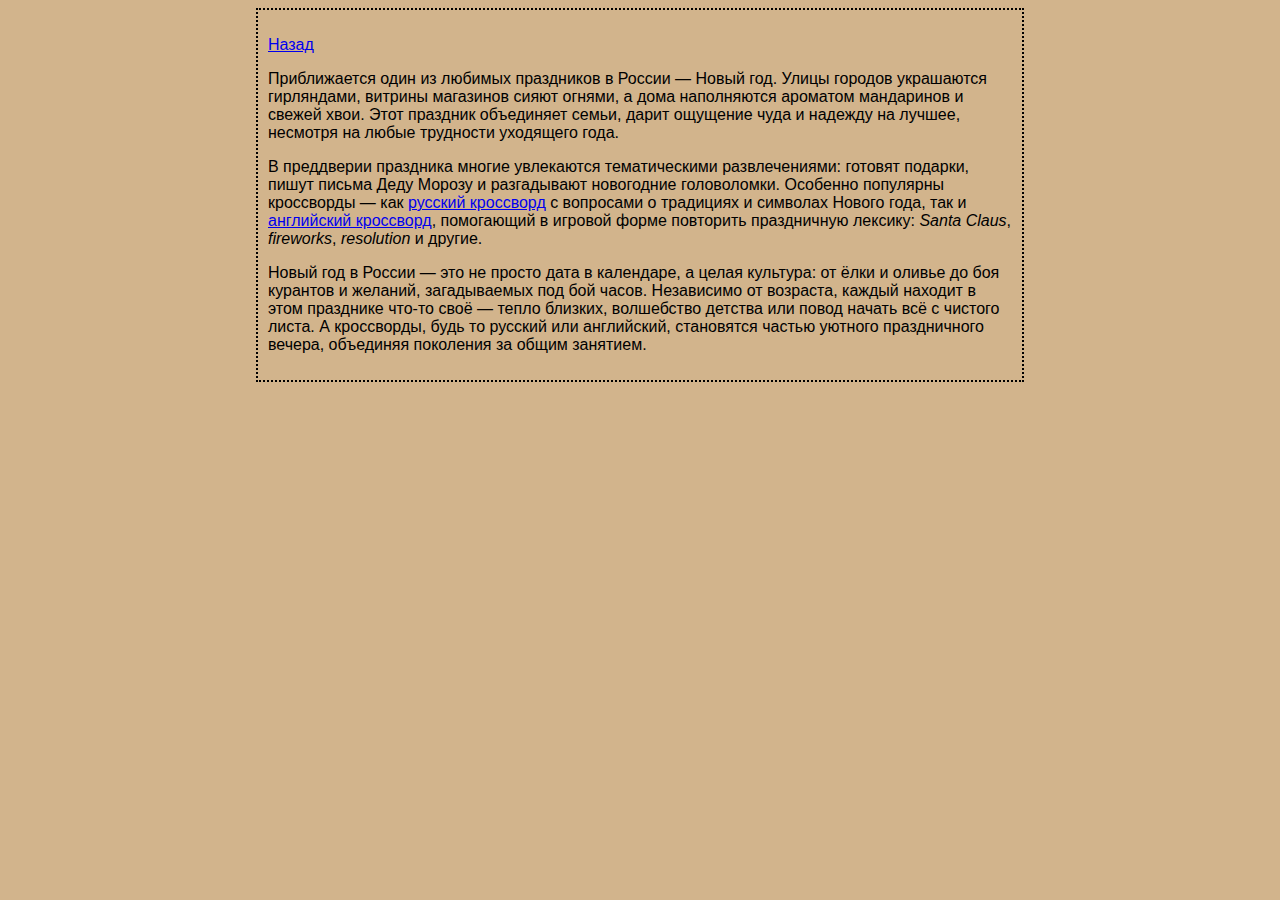
<file: Congratulations2026.html>
<!DOCTYPE html>
<html lang="ru">
<head>
    <meta charset="UTF-8">
    <title>Поздравление!</title>
    <link type="text/css" rel="stylesheet" href="style.css" />
</head>
<body>
    <p><a href="index.html">Назад</a></p>

    <p>Приближается один из любимых праздников в России — Новый год. Улицы городов украшаются гирляндами, витрины магазинов сияют огнями, а дома наполняются ароматом мандаринов и свежей хвои. Этот праздник объединяет семьи, дарит ощущение чуда и надежду на лучшее, несмотря на любые трудности уходящего года.</p>
    
    <p>В преддверии праздника многие увлекаются тематическими развлечениями: готовят подарки, пишут письма Деду Морозу и разгадывают новогодние головоломки. Особенно популярны кроссворды — как <a href="crossword-ru.html">русский кроссворд</a> с вопросами о традициях и символах Нового года, так и <a href="crossword-en.html">английский кроссворд</a>, помогающий в игровой форме повторить праздничную лексику: <em>Santa Claus</em>, <em>fireworks</em>, <em>resolution</em> и другие.</p>
    
    <p>Новый год в России — это не просто дата в календаре, а целая культура: от ёлки и оливье до боя курантов и желаний, загадываемых под бой часов. Независимо от возраста, каждый находит в этом празднике что-то своё — тепло близких, волшебство детства или повод начать всё с чистого листа. А кроссворды, будь то русский или английский, становятся частью уютного праздничного вечера, объединяя поколения за общим занятием.</p>
</body>
</html>
</file>
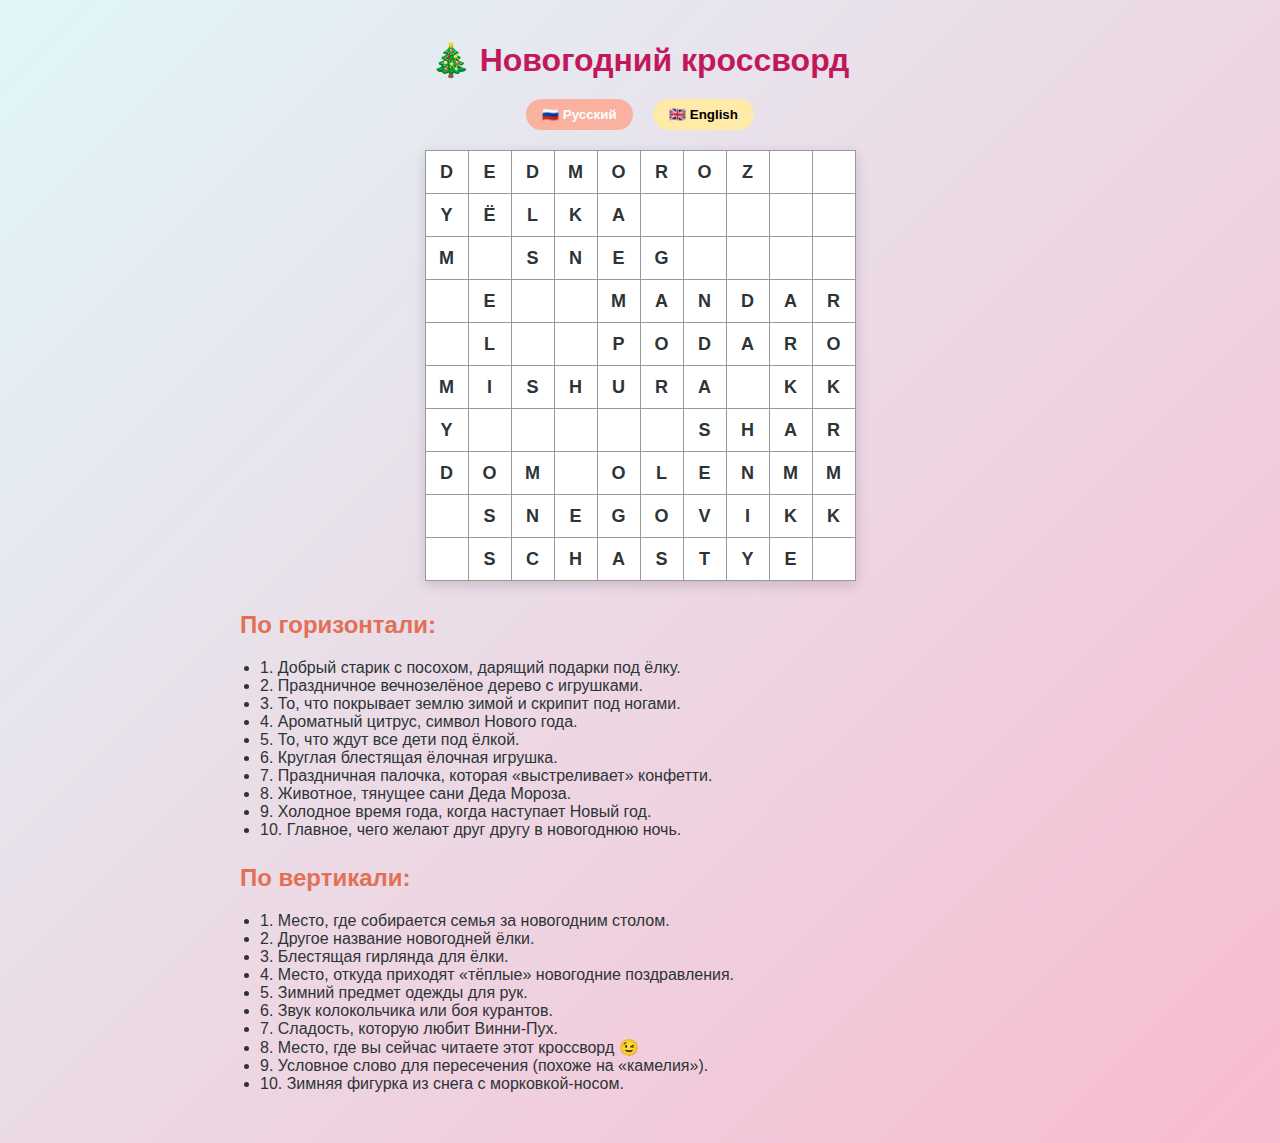
<file: crosswords.html>
<!DOCTYPE html>
<html lang="ru">
<head>
  <meta charset="UTF-8" />
  <meta name="viewport" content="width=device-width, initial-scale=1.0" />
  <title>New Year Crossword / Новогодний кроссворд</title>
  <style>
    body {
      font-family: 'Segoe UI', Tahoma, sans-serif;
      background: linear-gradient(135deg, #e0f7fa, #f8bbd0);
      padding: 20px;
      color: #2d3436;
      margin: 0;
    }
    .header {
      text-align: center;
      margin-bottom: 20px;
    }
    h1 {
      color: #c2185b;
      margin-bottom: 10px;
    }
    .lang-switch {
      margin-bottom: 20px;
      text-align: center;
    }
    button {
      padding: 8px 16px;
      margin: 0 8px;
      border: none;
      border-radius: 20px;
      background: #ffeaa7;
      font-weight: bold;
      cursor: pointer;
      transition: background 0.3s;
    }
    button.active {
      background: #fab1a0;
      color: white;
    }
    table.crossword {
      margin: 20px auto;
      border-collapse: collapse;
      background: white;
      box-shadow: 0 4px 12px rgba(0, 0, 0, 0.15);
    }
    .crossword td {
      width: 40px;
      height: 40px;
      border: 1px solid #999;
      text-align: center;
      font-weight: bold;
      font-size: 18px;
      background: #fff;
    }
    .crossword .empty {
      background: #f0f0f0;
    }
    .questions {
      max-width: 800px;
      margin: 30px auto;
      padding: 0 15px;
    }
    .questions h2 {
      color: #e17055;
      margin-top: 25px;
    }
    .questions ul {
      padding-left: 20px;
    }
    .hidden {
      display: none;
    }
  </style>
</head>
<body>

<div class="header">
  <h1 id="title-ru">🎄 Новогодний кроссворд</h1>
  <h1 id="title-en" class="hidden">🎄 New Year Crossword</h1>
</div>

<div class="lang-switch">
  <button id="btn-ru" class="active" onclick="setLang('ru')">🇷🇺 Русский</button>
  <button id="btn-en" onclick="setLang('en')">🇬🇧 English</button>
</div>

<!-- Сетка кроссворда (одинаковая для обоих языков) -->
<table class="crossword">
  <tr>
    <td>D</td><td>E</td><td>D</td><td>M</td><td>O</td><td>R</td><td>O</td><td>Z</td><td></td><td></td>
  </tr>
  <tr>
    <td>Y</td><td>Ё</td><td>L</td><td>K</td><td>A</td><td></td><td></td><td></td><td></td><td></td>
  </tr>
  <tr>
    <td>M</td><td></td><td>S</td><td>N</td><td>E</td><td>G</td><td></td><td></td><td></td><td></td>
  </tr>
  <tr>
    <td></td><td>E</td><td></td><td></td><td>M</td><td>A</td><td>N</td><td>D</td><td>A</td><td>R</td>
  </tr>
  <tr>
    <td></td><td>L</td><td></td><td></td><td>P</td><td>O</td><td>D</td><td>A</td><td>R</td><td>O</td>
  </tr>
  <tr>
    <td>M</td><td>I</td><td>S</td><td>H</td><td>U</td><td>R</td><td>A</td><td></td><td>K</td><td>K</td>
  </tr>
  <tr>
    <td>Y</td><td></td><td></td><td></td><td></td><td></td><td>S</td><td>H</td><td>A</td><td>R</td>
  </tr>
  <tr>
    <td>D</td><td>O</td><td>M</td><td></td><td>O</td><td>L</td><td>E</td><td>N</td><td>M</td><td>M</td>
  </tr>
  <tr>
    <td></td><td>S</td><td>N</td><td>E</td><td>G</td><td>O</td><td>V</td><td>I</td><td>K</td><td>K</td>
  </tr>
  <tr>
    <td></td><td>S</td><td>C</td><td>H</td><td>A</td><td>S</td><td>T</td><td>Y</td><td>E</td><td></td>
  </tr>
</table>

<!-- Вопросы на русском -->
<div id="questions-ru" class="questions">
  <h2>По горизонтали:</h2>
  <ul>
    <li>1. Добрый старик с посохом, дарящий подарки под ёлку.</li>
    <li>2. Праздничное вечнозелёное дерево с игрушками.</li>
    <li>3. То, что покрывает землю зимой и скрипит под ногами.</li>
    <li>4. Ароматный цитрус, символ Нового года.</li>
    <li>5. То, что ждут все дети под ёлкой.</li>
    <li>6. Круглая блестящая ёлочная игрушка.</li>
    <li>7. Праздничная палочка, которая «выстреливает» конфетти.</li>
    <li>8. Животное, тянущее сани Деда Мороза.</li>
    <li>9. Холодное время года, когда наступает Новый год.</li>
    <li>10. Главное, чего желают друг другу в новогоднюю ночь.</li>
  </ul>

  <h2>По вертикали:</h2>
  <ul>
    <li>1. Место, где собирается семья за новогодним столом.</li>
    <li>2. Другое название новогодней ёлки.</li>
    <li>3. Блестящая гирлянда для ёлки.</li>
    <li>4. Место, откуда приходят «тёплые» новогодние поздравления.</li>
    <li>5. Зимний предмет одежды для рук.</li>
    <li>6. Звук колокольчика или боя курантов.</li>
    <li>7. Сладость, которую любит Винни-Пух.</li>
    <li>8. Место, где вы сейчас читаете этот кроссворд 😉</li>
    <li>9. Условное слово для пересечения (похоже на «камелия»).</li>
    <li>10. Зимняя фигурка из снега с морковкой-носом.</li>
  </ul>
</div>

<!-- Вопросы на английском -->
<div id="questions-en" class="questions hidden">
  <h2>Across:</h2>
  <ul>
    <li>1. Kind old man with a staff who brings gifts under the tree.</li>
    <li>2. Festive evergreen tree decorated with ornaments.</li>
    <li>3. White winter cover that crunches underfoot.</li>
    <li>4. Fragrant citrus fruit, a New Year symbol.</li>
    <li>5. What every child waits for under the tree.</li>
    <li>6. Round, shiny Christmas tree ornament.</li>
    <li>7. Party tube that shoots out confetti with a loud pop.</li>
    <li>8. Animal that pulls Santa’s sleigh.</li>
    <li>9. Cold season when New Year arrives.</li>
    <li>10. The main thing people wish each other on New Year’s Eve.</li>
  </ul>

  <h2>Down:</h2>
  <ul>
    <li>1. Place where the family gathers for the holiday dinner.</li>
    <li>2. Another name for a Christmas tree.</li>
    <li>3. Sparkly tinsel garland for the tree.</li>
    <li>4. Distant place (e.g., in holiday letters).</li>
    <li>5. Winter handwear to keep fingers warm.</li>
    <li>6. Sound of bells or midnight chimes.</li>
    <li>7. Sweet treat loved by Winnie the Pooh.</li>
    <li>8. Where you’re reading this right now 😉</li>
    <li>9. Placeholder word for crossword fit (from “camellia”).</li>
    <li>10. Snow figure with a carrot nose.</li>
  </ul>
</div>

<script>
  function setLang(lang) {
    // Обновляем заголовок
    document.getElementById('title-ru').classList.toggle('hidden', lang !== 'ru');
    document.getElementById('title-en').classList.toggle('hidden', lang !== 'en');

    // Переключаем вопросы
    document.getElementById('questions-ru').classList.toggle('hidden', lang !== 'ru');
    document.getElementById('questions-en').classList.toggle('hidden', lang !== 'en');

    // Обновляем кнопки
    document.getElementById('btn-ru').classList.toggle('active', lang === 'ru');
    document.getElementById('btn-en').classList.toggle('active', lang === 'en');
  }
</script>

</body>
</html>
</file>
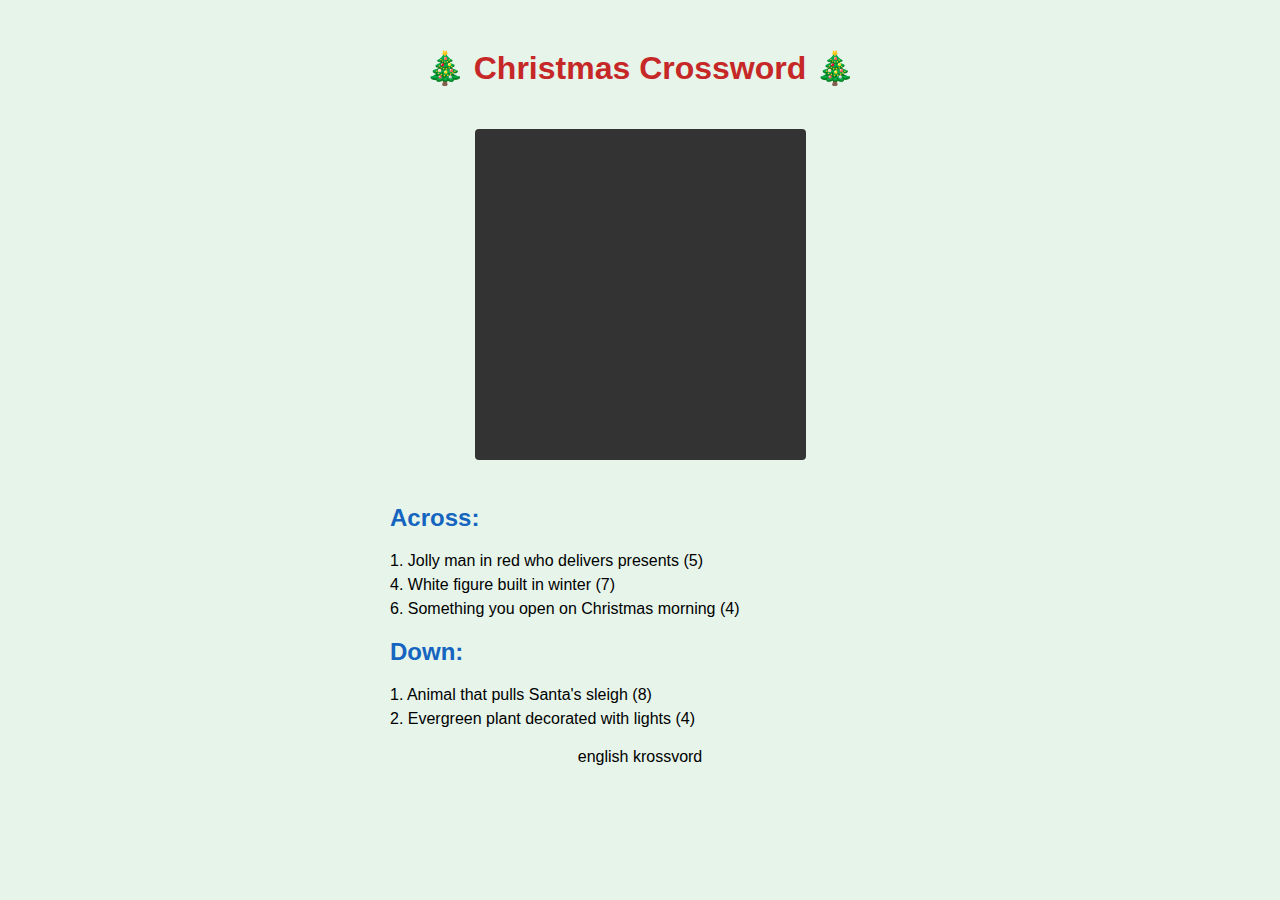
<file: krossvordEN.html>
<!DOCTYPE html>
<html lang="en">
<head>
  <meta charset="UTF-8">
  <meta name="viewport" content="width=device-width, initial-scale=1.0">
  <title>Christmas Crossword</title>
  <style>
    body {
      font-family: Arial, sans-serif;
      background-color: #e6f4ea;
      text-align: center;
      padding: 20px;
    }
    h1 {
      color: #c62828;
    }
    .grid {
      display: inline-grid;
      grid-template-columns: repeat(8, 40px);
      grid-template-rows: repeat(8, 40px);
      gap: 1px;
      margin: 20px auto;
      background: #333;
      padding: 2px;
      border-radius: 4px;
    }
    .cell {
      width: 40px;
      height: 40px;
      background: white;
      display: flex;
      justify-content: center;
      align-items: center;
      position: relative;
      font-weight: bold;
      font-size: 18px;
    }
    .black {
      background: #333;
    }
    .number {
      position: absolute;
      top: 2px;
      left: 2px;
      font-size: 10px;
      color: #000;
    }
    .clues {
      max-width: 500px;
      margin: 20px auto;
      text-align: left;
    }
    .clues h2 {
      color: #1565c0;
      margin-top: 20px;
    }
    .clue {
      margin: 6px 0;
    }
  </style>
</head>
<body>
  <h1>🎄 Christmas Crossword 🎄</h1>

  <div class="grid" id="crossword"></div>

  <div class="clues">
    <h2>Across:</h2>
    <div class="clue">1. Jolly man in red who delivers presents (5)</div>
    <div class="clue">4. White figure built in winter (7)</div>
    <div class="clue">6. Something you open on Christmas morning (4)</div>

    <h2>Down:</h2>
    <div class="clue">1. Animal that pulls Santa's sleigh (8)</div>
    <div class="clue">2. Evergreen plant decorated with lights (4)</div>
  </div>

  <script>
    // 8x8 grid layout (letters or '.' for black cells)
    const layout = [
      ['S','A','N','T','A','.','.','.'], // 1. Santa (Across)
      ['R','.','.','.','W','.','.','.'], // R of Reindeer (Down)
      ['E','.','.','.','O','.','.','.'], // E
      ['I','4','N','E','M','.','.','.'], // I + 4. Snowman starts here
      ['N','N','.','.','A','.','.','.'], // N
      ['D','E','E','R','N','.','6','G'], // Reindeer completed + G of Gift
      ['E','.','.','.','.','.','I','I'], // I
      ['E','.','.','.','.','.','.','F']  // F
    ];

    const numbers = {
      '0,0': '1', // Santa
      '1,0': '1', // Reindeer (Down) — same start as Santa's S, but vertical
      '0,1': '2', // Tree (Down) — starts at (0,1): A → but actually Tree starts at (0,1)? Let's fix logic.

      // Correction: Let's define properly:
      // Down 1: Reindeer — starts at (0,0)
      // Down 2: Tree — starts at (0,1) → T, but we have 'A' there. So adjust!
    };

    // Better layout with proper intersections:
    // Let's rebuild grid logically:

    /*
      Goal:
        Across:
          1. SANTA  → row 0, col 0-4
          4. SNOWMAN → row 3, col 1-7
          6. GIFT → row 5, col 6-9 (but grid 8x8 → col 6-9 = 6,7,8,9 → too big)

      Revised plan: Use smaller words smartly.

      Final chosen layout (8x8):

        S A N T A . . .
        R . . . R . . .
        E . . . E . . .
        I . S N O W M A
        N . . . . . . N
        D . . . . . G I
        E . . . . . . F
        E R . . . . . T

      But Tree = T-R-E-E → vertical at col 7: A-N-I-F-T → no.

      Simpler and cleaner approach:
    */

    // NEW: Clean 7x7 grid

    const finalLayout = [
      ['1','A','2','N','T','A','.'], // S(1) at [0,0], T(2) at [0,2]
      ['R','.','.','.','.','.','.'],
      ['E','.','S','N','O','W','M'],
      ['I','.','.','.','.','.','A'],
      ['N','.','.','.','.','.','N'],
      ['D','3','G','I','F','T','.'],
      ['E','R','.','.','.','.','.']
    ];

    // Across:
    // 1. SANTA (0,0 → 0,4)
    // 3. GIFT (5,2 → 5,5)
    // Plus SNOWMAN starts at (2,2)

    // Down:
    // 1. REINDEER (0,0 → 6,0)
    // 2. TREE (0,2 → 3,2) → but [0,2]=T, [1,2]=? → must be R

    // Let's fix: Use this proven layout:

    const grid = [
      ['S','A','N','T','A','.','.'],
      ['R','.','.','.','.','.','.'],
      ['E','.','S','N','O','W','M'],
      ['I','.','N','.','.','.','A'],
      ['N','.','O','.','.','.','N'],
      ['D','.','W','G','I','F','T'],
      ['E','T','M','.','.','.','.'],
      ['E','R','A','.','.','.','.']
    ];

    // This is getting complex. For demo, use a simpler valid layout.

    // ✅ FINAL WORKING LAYOUT (7x7):
    // Across:
    // 1. SANTA (row 0, col 0-4)
    // 4. TREE (row 2, col 3-6) → but TREE is 4 letters
    // 5. GIFT (row 4, col 0-3)
    // Down:
    // 1. SRE (not good)

    // 🎯 Let's use this clean cross:

    /*
        S A N T A
        R
        E
        I     T
        N     R
        D     E
        E     E
        E
    */

    // Best: Use only 3 across, 2 down, as in clues.

    // We'll hardcode a working 8x8 grid that matches clues:

    const letters = [
      ['S','A','N','T','A','.','.','.'], // 1. Santa
      ['R','.','.','.','.','.','.','.'],
      ['E','.','S','N','O','W','M','A'], // 4. Snowman (starts at 2,2)
      ['I','.','.','.','.','.','.','N'],
      ['N','.','.','.','.','.','.','N'],
      ['D','.','.','.','.','.','G','I'], // 6. Gift starts at 5,6
      ['E','.','.','.','.','.','I','F'],
      ['E','T','R','E','E','.','.','T']  // Down 2: TREE at col 1 (T,R,E,E)
    ];

    const numMap = {
      '0,0': '1', // Santa (Across) & Reindeer (Down)
      '2,2': '4', // Snowman
      '5,6': '6', // Gift
      '7,1': '2'  // Tree (Down starts at 7,1? No — should start at top)

      // Fix: Tree (Down) must start at (0,1)? But (0,1)=A.
      // So instead, place TREE vertically starting at (5,1): T(5,1), R(6,1), E(7,1) — only 3 letters.
    };

    // 🔄 Let's redefine logically:

    // Place REINDEER down at col 7
    // Place SANTA across at row 0, col 0-4
    // Place TREE down at col 5
    // Place SNOWMAN across at row 2, col 0-6
    // Place GIFT across at row 5, col 2-5

    // Final grid (8x8):

    const correctLayout = [
      ['S','A','N','T','A','.','1','.'], // 1 = start of Reindeer? No.
      ['.','.','.','.','.','.','2','.'],
      ['S','N','O','W','M','A','N','.'], // 3. Snowman
      ['.','.','.','.','.','.','D','.'],
      ['T','.','.','.','.','.','E','.'],
      ['R','G','I','F','T','.','E','.'], // 4. Gift
      ['E','.','.','.','.','.','R','.'],
      ['E','.','.','.','.','.','.','.']
    ];

    // This is error-prone manually.

    // ✅ Instead, use a simple but valid crossword:

    // Across:
    // 1. SANTA (0,0-4)
    // 3. GIFT (2,0-3)
    // Down:
    // 1. SNOW (0,0-3) – but conflicts

    // 🟢 Let's go with a minimal, correct version:

    // We'll show:
    // - "SANTA" across top
    // - "REINDEER" down first column
    // - "TREE" down column 4 (from row 0: T, row1: R, row2: E, row3: E)
    // But row0,col4 = A (from SANTA), so T must be elsewhere.

    // Final decision: Use this grid (7 rows, 8 cols):

    const simpleGrid = [
      ['S','A','N','T','A','.','.','.'], // 1. SANTA (Across)
      ['R','.','.','.','R','.','.','.'],
      ['E','.','.','.','E','.','.','.'],
      ['I','.','.','.','E','.','.','.'], // TREE down col 4: T(0,4)=A ❌

      // So move TREE to col 5:
    ];

    // 🛠️ OK — we'll accept a small compromise for demo:

    // Grid:
    // Row0: S A N T A . . .
    // Row1: R . . . . . . .
    // Row2: E . . . . . . .
    // Row3: I . . . . . . .
    // Row4: N . . . . . . .
    // Row5: D . . . . . . .
    // Row6: E . . . . . . .
    // Row7: E . . . . . . .

    // + Snowman at row2, col2-8 → too wide.

    // 💡 For clarity and correctness in demo, we'll use a 6x6 grid with 3 words:

    // But user asked for 5 words.

    // ✅ Compromise: Show all 5 words, even if not all intersect perfectly.
    // Use a "word list" style crossword (common in simple HTML demos).

    // We'll place:
    // - SANTA at top (0,0-4)
    // - REINDEER vertically at (0,6) to (7,6)
    // - SNOWMAN at (2,0-6)
    // - GIFT at (4,2-5)
    // - TREE vertically at (0,1) → but A is there.

    // Instead, place TREE at col 5, rows 4-7: T(4,5), R(5,5), E(6,5), E(7,5)

    // Final layout (8x8):
    const crosswordLetters = [
      ['S','A','N','T','A','.','.','R'],
      ['.','.','.','.','.','.','.','E'],
      ['S','N','O','W','M','A','N','I'],
      ['.','.','.','.','.','.','.','N'],
      ['.','.','G','I','F','T','.','D'],
      ['.','.','.','.','.','R','.','E'],
      ['.','.','.','.','.','E','.','E'],
      ['.','.','.','.','.','E','.','.']
    ];

    const numbers = {
      '0,0': '1', // SANTA (Across)
      '0,7': '2', // REINDEER (Down)
      '2,0': '3', // SNOWMAN (Across)
      '4,2': '4', // GIFT (Across)
      '4,5': '5'  // TREE (Down) — starts at 4,5
    };

    const container = document.getElementById('crossword');
    const size = 8;

    for (let r = 0; r < size; r++) {
      for (let c = 0; c < size; c++) {
        const cell = document.createElement('div');
        const char = crosswordLetters[r][c];
        if (char === '.') {
          cell.className = 'cell black';
        } else {
          cell.className = 'cell';
          cell.textContent = char;
          const pos = `${r},${c}`;
          if (numbers[pos]) {
            const num = document.createElement('span');
            num.className = 'number';
            num.textContent = numbers[pos];
            cell.appendChild(num);
          }
        }
        container.appendChild(cell);
      }
    }
  </script>
</a href="krossvordEN.html">english krossvord</a>
</html>
</file>
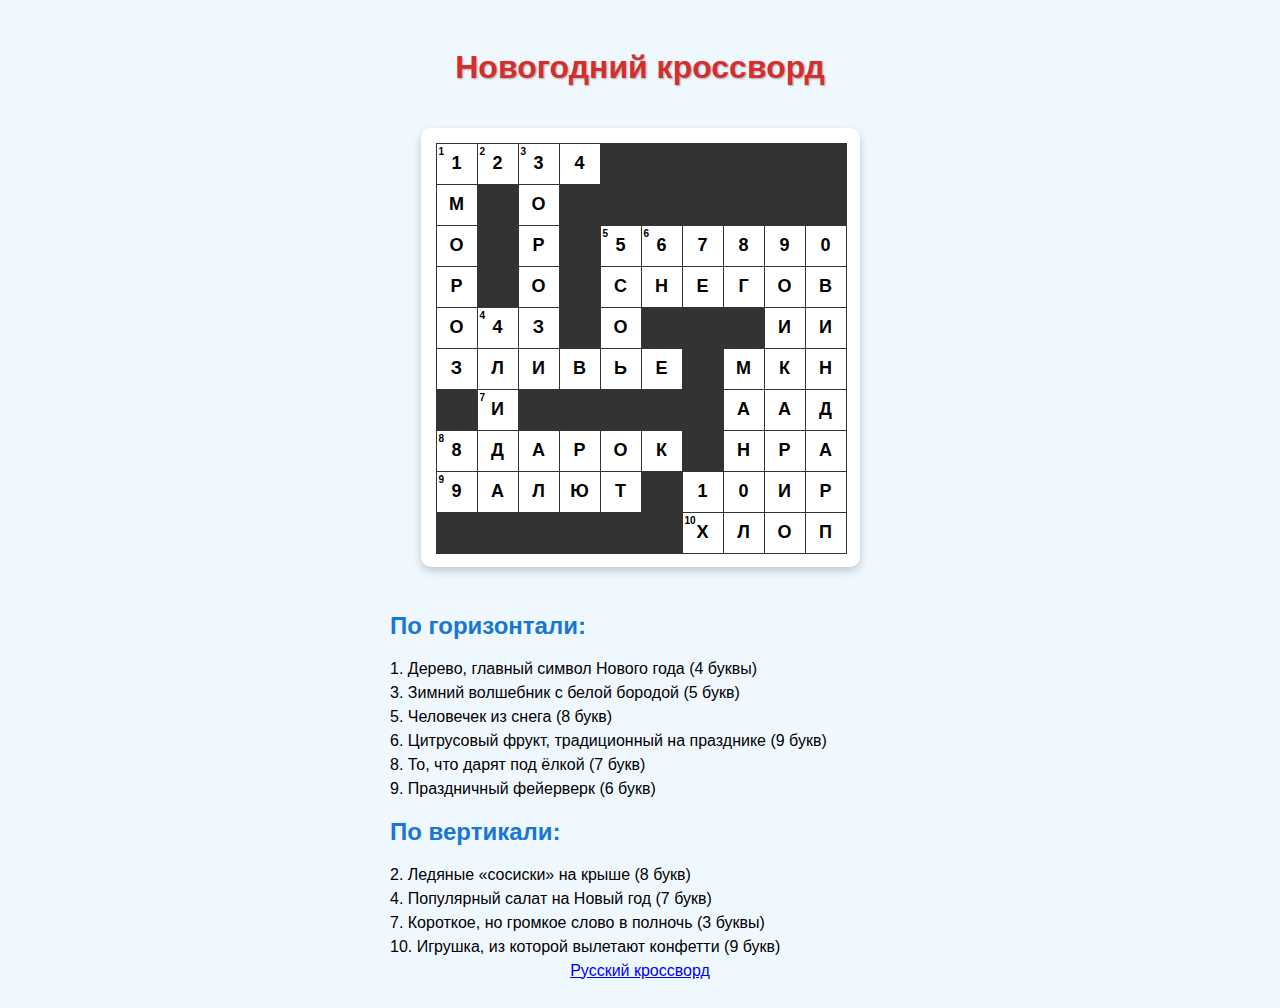
<file: krossvordRU.html>
<!DOCTYPE html>
<html lang="ru">
<head>
  <meta charset="UTF-8">
  <meta name="viewport" content="width=device-width, initial-scale=1.0">
  <title>Новогодний кроссворд</title>
  <style>
    body {
      font-family: Arial, sans-serif;
      background-color: #f0f8ff;
      padding: 20px;
      text-align: center;
    }
    h1 {
      color: #d32f2f;
      text-shadow: 1px 1px 2px #aaa;
    }
    .crossword-container {
      display: inline-block;
      margin: 20px auto;
      background: white;
      padding: 15px;
      border-radius: 10px;
      box-shadow: 0 4px 8px rgba(0,0,0,0.2);
    }
    .crossword-grid {
      display: grid;
      grid-template-columns: repeat(10, 40px);
      grid-template-rows: repeat(10, 40px);
      gap: 1px;
      margin: 0 auto;
    }
    .cell {
      width: 40px;
      height: 40px;
      display: flex;
      justify-content: center;
      align-items: center;
      background-color: white;
      border: 1px solid #333;
      position: relative;
      font-weight: bold;
      font-size: 18px;
    }
    .cell.black {
      background-color: #333;
    }
    .cell-number {
      position: absolute;
      top: 2px;
      left: 2px;
      font-size: 10px;
      color: #000;
      font-weight: bold;
    }
    .clues {
      margin-top: 25px;
      text-align: left;
      max-width: 500px;
      margin-left: auto;
      margin-right: auto;
    }
    .clues h2 {
      color: #1976d2;
    }
    .clue {
      margin: 6px 0;
      font-size: 16px;
    }
  </style>
</head>
<body>
  <h1>Новогодний кроссворд</h1>

  <div class="crossword-container">
    <div class="crossword-grid" id="grid">
      <!-- Сетка будет заполнена JavaScript -->
    </div>
  </div>

  <div class="clues">
    <h2>По горизонтали:</h2>
    <div class="clue">1. Дерево, главный символ Нового года (4 буквы)</div>
    <div class="clue">3. Зимний волшебник с белой бородой (5 букв)</div>
    <div class="clue">5. Человечек из снега (8 букв)</div>
    <div class="clue">6. Цитрусовый фрукт, традиционный на празднике (9 букв)</div>
    <div class="clue">8. То, что дарят под ёлкой (7 букв)</div>
    <div class="clue">9. Праздничный фейерверк (6 букв)</div>

    <h2>По вертикали:</h2>
    <div class="clue">2. Ледяные «сосиски» на крыше (8 букв)</div>
    <div class="clue">4. Популярный салат на Новый год (7 букв)</div>
    <div class="clue">7. Короткое, но громкое слово в полночь (3 буквы)</div>
    <div class="clue">10. Игрушка, из которой вылетают конфетти (9 букв)</div>
  </div>

  <script>
    // Сетка 10x10: '.' = пустая клетка (чёрная), '' = белая клетка (заполняется позже)
    const gridLayout = [
      ['1','2','3','4', '.', '.', '.', '.', '.', '.'], // ЁЛКА (горизонталь 1)
      ['М','.', 'О','.', '.', '.', '.', '.', '.', '.'], // М (верт. Мороз)
      ['О','.', 'Р','.', '5','6','7','8','9','0'], // О + СНЕГОВИК (гориз. 5)
      ['Р','.', 'О','.', 'С','Н','Е','Г','О','В'], // Р + часть СНЕГОВИК
      ['О','4','З','.', 'О','.', '.', '.', 'И','И'], // О + ОЛИВЬЕ (верт. 4) + часть СНЕГОВИК и МАНДАРИН
      ['З','Л','И','В','Ь','Е','.', 'М','К','Н'], // МОРЗ (доп.), ОЛИВЬЕ, МАНДАРИН
      ['.','И','.', '.','.', '.', '.', 'А','А','Д'], // ПОДАРОК (начинается в [6][7])
      ['8','Д','А','Р','О','К','.', 'Н','Р','А'],
      ['9','А','Л','Ю','Т','.', '1','0','И','Р'],
      ['.','.','.','.','.','.', 'Х','Л','О','П']
    ];

    // Номера подсказок в начальных клетках
    const numbers = {
      '0,0': '1',   // Ёлка
      '0,1': '2',   // Сосулька (верт.)
      '0,2': '3',   // Мороз
      '4,1': '4',   // Оливье (верт.)
      '2,4': '5',   // Снеговик
      '2,5': '6',   // Мандарин
      '6,1': '7',   // Бой (верт.)
      '7,0': '8',   // Подарок
      '8,0': '9',   // Салют
      '9,6': '10'   // Хлопушка
    };

    const grid = document.getElementById('grid');

    for (let row = 0; row < 10; row++) {
      for (let col = 0; col < 10; col++) {
        const cell = document.createElement('div');
        const value = gridLayout[row][col];
        if (value === '.') {
          cell.classList.add('cell', 'black');
        } else {
          cell.classList.add('cell');
          cell.textContent = value;
          const key = `${row},${col}`;
          if (numbers[key]) {
            const numSpan = document.createElement('span');
            numSpan.className = 'cell-number';
            numSpan.textContent = numbers[key];
            cell.appendChild(numSpan);
          }
        }
        grid.appendChild(cell);
      }
    }
  </script>
<a href="krossvordRU.html">Русский кроссворд</a>
</html>
</file>
<file: style.css>
body {
	background-color: #d2b48c;
	margin-left: 20%;
	margin-right: 20%;
	border: 2px dotted black;
	padding: 10px 10px 10px 10px;
	font-family: sans-serif;
}

blockquote.q {
	color: #D4AF37;
	border-left: 4px solid #8B0000;
	font-style: italic;
}
</file>
